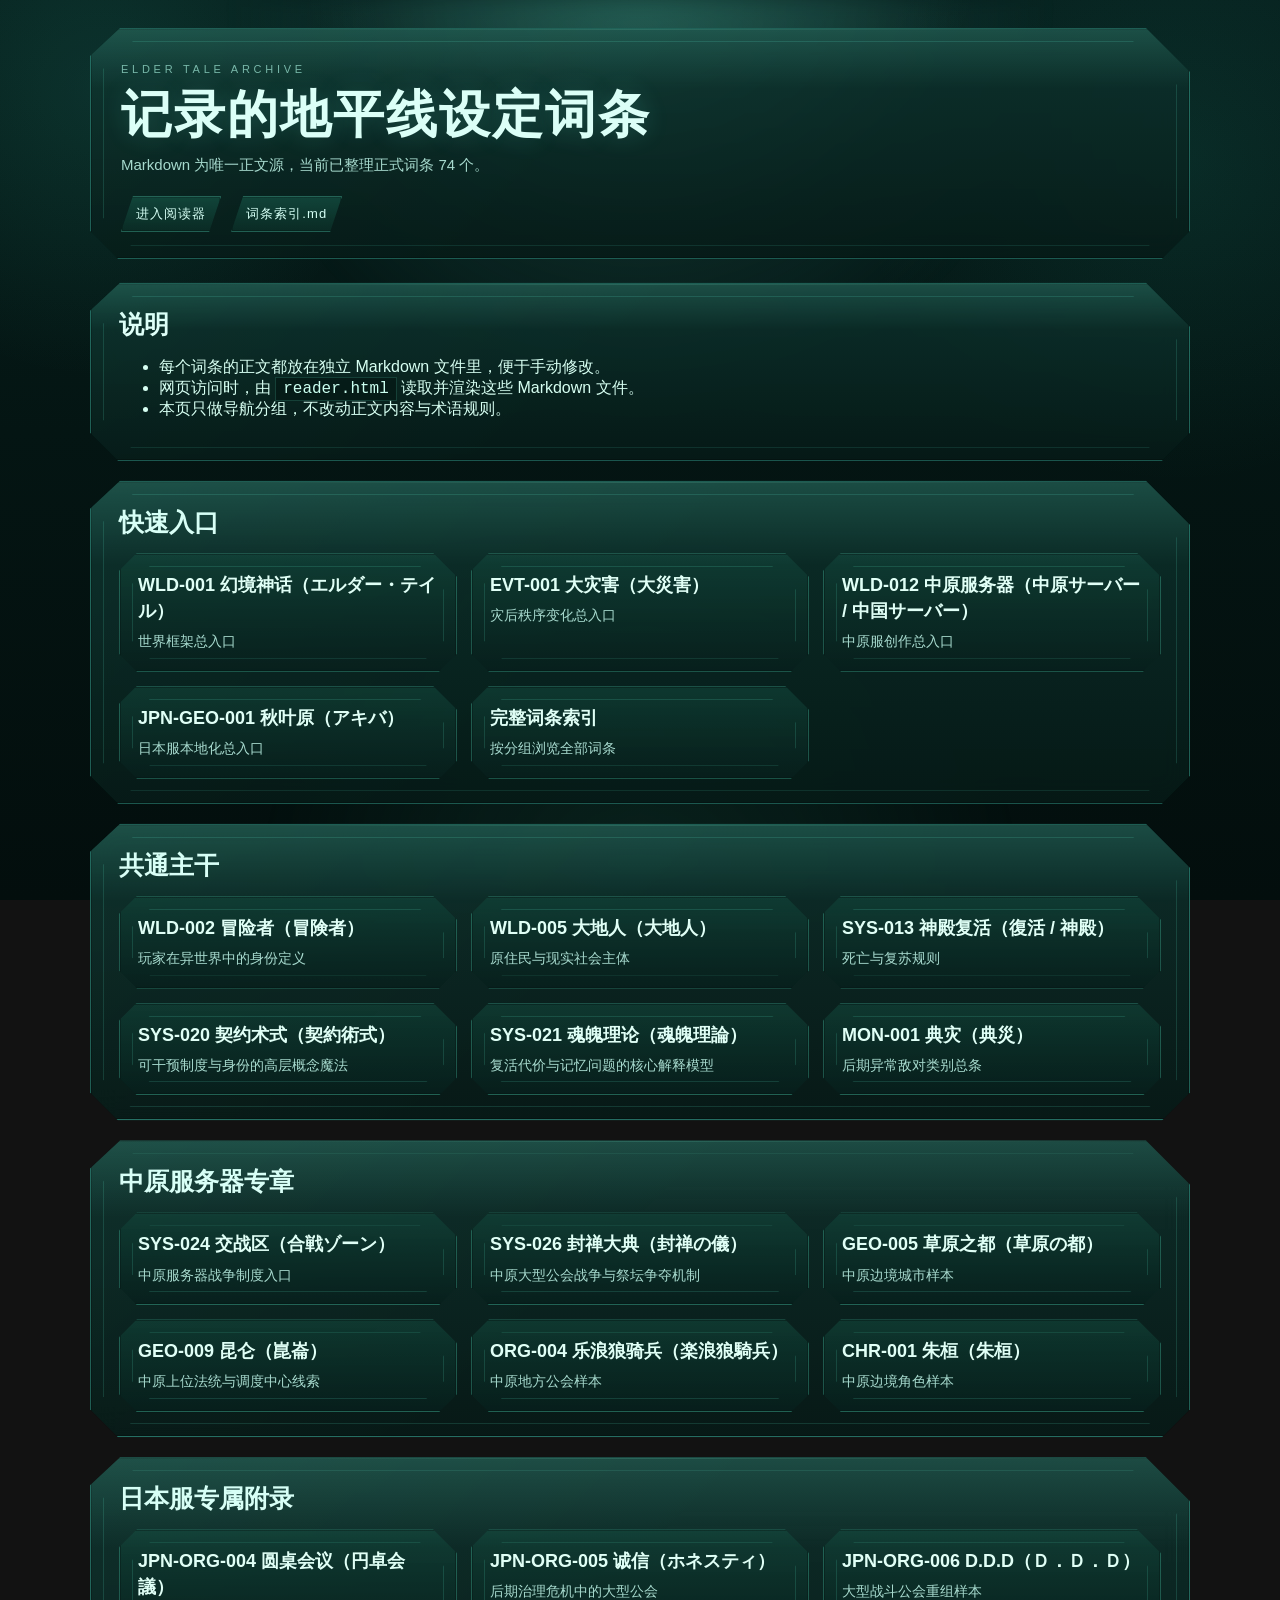
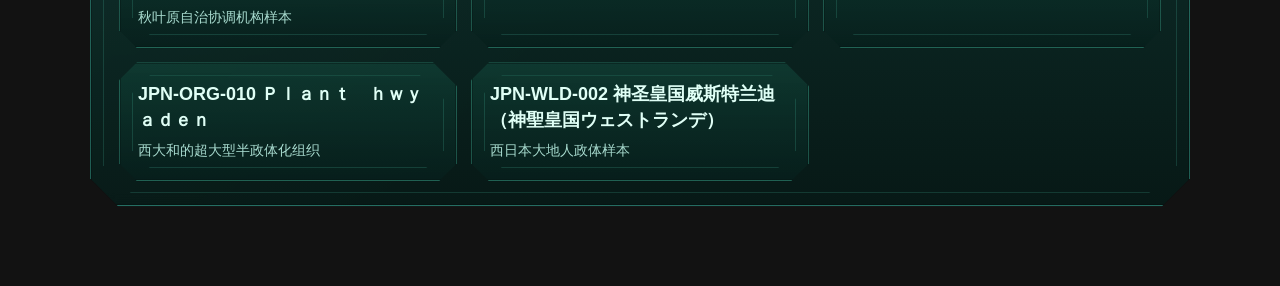
<file: docs/index.html>
<!DOCTYPE html>
<html lang="zh-CN">
<head>
  <meta charset="utf-8">
  <meta name="viewport" content="width=device-width, initial-scale=1">
  <title>记录的地平线设定词条</title>
  <link rel="stylesheet" href="styles.css">
</head>
<body class="site-index">
  <div class="scene-glow" aria-hidden="true"></div>
  <main class="page shell">
    <header class="header hud-panel hero">
      <p class="eyebrow">ELDER TALE ARCHIVE</p>
      <h1 class="title">记录的地平线设定词条</h1>
      <p class="subtitle">Markdown 为唯一正文源，当前已整理正式词条 74 个。</p>
      <nav class="nav">
        <a href="reader.html?file=%E8%AF%8D%E6%9D%A1%E7%B4%A2%E5%BC%95.md">进入阅读器</a>
        <a href="词条索引.md">词条索引.md</a>
      </nav>
    </header>

    <section class="card">
      <h2>说明</h2>
      <ul>
        <li>每个词条的正文都放在独立 Markdown 文件里，便于手动修改。</li>
        <li>网页访问时，由 <code>reader.html</code> 读取并渲染这些 Markdown 文件。</li>
        <li>本页只做导航分组，不改动正文内容与术语规则。</li>
      </ul>
    </section>

    <section class="card">
      <h2>快速入口</h2>
      <div class="entry-list">
        <a class="entry-link" href="reader.html?file=WLD-001_%E5%B9%BB%E5%A2%83%E7%A5%9E%E8%AF%9D_%E3%82%A8%E3%83%AB%E3%82%BF%E3%82%99%E3%83%BC%E3%83%BB%E3%83%86%E3%82%A4%E3%83%AB.md">
          <strong>WLD-001 幻境神话（エルダー・テイル）</strong>
          <span>世界框架总入口</span>
        </a>
        <a class="entry-link" href="reader.html?file=EVT-001_%E5%A4%A7%E7%81%BE%E5%AE%B3_%E5%A4%A7%E7%81%BD%E5%AE%B3.md">
          <strong>EVT-001 大灾害（大災害）</strong>
          <span>灾后秩序变化总入口</span>
        </a>
        <a class="entry-link" href="reader.html?file=WLD-012_%E4%B8%AD%E5%8E%9F%E6%9C%8D%E5%8A%A1%E5%99%A8_%E4%B8%AD%E5%8E%9F%E3%82%B5%E3%83%BC%E3%83%8F%E3%82%99%E3%83%BC_%E4%B8%AD%E5%9B%BD%E3%82%B5%E3%83%BC%E3%83%8F%E3%82%99%E3%83%BC.md">
          <strong>WLD-012 中原服务器（中原サーバー / 中国サーバー）</strong>
          <span>中原服创作总入口</span>
        </a>
        <a class="entry-link" href="reader.html?file=JPN-GEO-001_%E7%A7%8B%E5%8F%B6%E5%8E%9F_%E3%82%A2%E3%82%AD%E3%83%8F%E3%82%99.md">
          <strong>JPN-GEO-001 秋叶原（アキバ）</strong>
          <span>日本服本地化总入口</span>
        </a>
        <a class="entry-link" href="reader.html?file=%E8%AF%8D%E6%9D%A1%E7%B4%A2%E5%BC%95.md">
          <strong>完整词条索引</strong>
          <span>按分组浏览全部词条</span>
        </a>
      </div>
    </section>

    <section class="card">
      <h2>共通主干</h2>
      <div class="entry-list">
        <a class="entry-link" href="reader.html?file=WLD-002_%E5%86%92%E9%99%A9%E8%80%85_%E5%86%92%E9%99%BA%E8%80%85.md">
          <strong>WLD-002 冒险者（冒険者）</strong>
          <span>玩家在异世界中的身份定义</span>
        </a>
        <a class="entry-link" href="reader.html?file=WLD-005_%E5%A4%A7%E5%9C%B0%E4%BA%BA_%E5%A4%A7%E5%9C%B0%E4%BA%BA.md">
          <strong>WLD-005 大地人（大地人）</strong>
          <span>原住民与现实社会主体</span>
        </a>
        <a class="entry-link" href="reader.html?file=SYS-013_%E7%A5%9E%E6%AE%BF%E5%A4%8D%E6%B4%BB_%E5%BE%A9%E6%B4%BB_%E7%A5%9E%E6%AE%BF.md">
          <strong>SYS-013 神殿复活（復活 / 神殿）</strong>
          <span>死亡与复苏规则</span>
        </a>
        <a class="entry-link" href="reader.html?file=SYS-020_%E5%A5%91%E7%BA%A6%E6%9C%AF%E5%BC%8F_%E5%A5%91%E7%B4%84%E8%A1%93%E5%BC%8F.md">
          <strong>SYS-020 契约术式（契約術式）</strong>
          <span>可干预制度与身份的高层概念魔法</span>
        </a>
        <a class="entry-link" href="reader.html?file=SYS-021_%E9%AD%82%E9%AD%84%E7%90%86%E8%AE%BA_%E9%AD%82%E9%AD%84%E7%90%86%E8%AB%96.md">
          <strong>SYS-021 魂魄理论（魂魄理論）</strong>
          <span>复活代价与记忆问题的核心解释模型</span>
        </a>
        <a class="entry-link" href="reader.html?file=MON-001_%E5%85%B8%E7%81%BE_%E5%85%B8%E7%81%BD.md">
          <strong>MON-001 典灾（典災）</strong>
          <span>后期异常敌对类别总条</span>
        </a>
      </div>
    </section>

    <section class="card">
      <h2>中原服务器专章</h2>
      <div class="entry-list">
        <a class="entry-link" href="reader.html?file=SYS-024_%E4%BA%A4%E6%88%98%E5%8C%BA_%E5%90%88%E6%88%A6%E3%82%BE%E3%83%BC%E3%83%B3.md">
          <strong>SYS-024 交战区（合戦ゾーン）</strong>
          <span>中原服务器战争制度入口</span>
        </a>
        <a class="entry-link" href="reader.html?file=SYS-026_%E5%B0%81%E7%A6%85%E5%A4%A7%E5%85%B8_%E5%B0%81%E7%A6%85%E3%81%AE%E5%84%80.md">
          <strong>SYS-026 封禅大典（封禅の儀）</strong>
          <span>中原大型公会战争与祭坛争夺机制</span>
        </a>
        <a class="entry-link" href="reader.html?file=GEO-005_%E8%8D%89%E5%8E%9F%E4%B9%8B%E9%83%BD_%E8%8D%89%E5%8E%9F%E3%81%AE%E9%83%BD.md">
          <strong>GEO-005 草原之都（草原の都）</strong>
          <span>中原边境城市样本</span>
        </a>
        <a class="entry-link" href="reader.html?file=GEO-009_%E6%98%86%E4%BB%91_%E5%B4%91%E5%B4%99.md">
          <strong>GEO-009 昆仑（崑崙）</strong>
          <span>中原上位法统与调度中心线索</span>
        </a>
        <a class="entry-link" href="reader.html?file=ORG-004_%E4%B9%90%E6%B5%AA%E7%8B%BC%E9%AA%91%E5%85%B5_%E6%A5%BD%E6%B5%AA%E7%8B%BC%E9%A8%8E%E5%85%B5.md">
          <strong>ORG-004 乐浪狼骑兵（楽浪狼騎兵）</strong>
          <span>中原地方公会样本</span>
        </a>
        <a class="entry-link" href="reader.html?file=CHR-001_%E6%9C%B1%E6%A1%93_%E6%9C%B1%E6%A1%93.md">
          <strong>CHR-001 朱桓（朱桓）</strong>
          <span>中原边境角色样本</span>
        </a>
      </div>
    </section>

    <section class="card">
      <h2>日本服专属附录</h2>
      <div class="entry-list">
        <a class="entry-link" href="reader.html?file=JPN-ORG-004_%E5%9C%86%E6%A1%8C%E4%BC%9A%E8%AE%AE_%E5%86%86%E5%8D%93%E4%BC%9A%E8%AD%B0.md">
          <strong>JPN-ORG-004 圆桌会议（円卓会議）</strong>
          <span>秋叶原自治协调机构样本</span>
        </a>
        <a class="entry-link" href="reader.html?file=JPN-ORG-005_%E8%AF%9A%E4%BF%A1_%E3%83%9B%E3%83%8D%E3%82%B9%E3%83%86%E3%82%A3.md">
          <strong>JPN-ORG-005 诚信（ホネスティ）</strong>
          <span>后期治理危机中的大型公会</span>
        </a>
        <a class="entry-link" href="reader.html?file=JPN-ORG-006_DDD_%EF%BC%A4%EF%BC%8E%EF%BC%A4%EF%BC%8E%EF%BC%A4.md">
          <strong>JPN-ORG-006 D.D.D（Ｄ．Ｄ．Ｄ）</strong>
          <span>大型战斗公会重组样本</span>
        </a>
        <a class="entry-link" href="reader.html?file=JPN-ORG-010_Plant_hwyaden.md">
          <strong>JPN-ORG-010 Ｐｌａｎｔ　ｈｗｙａｄｅｎ</strong>
          <span>西大和的超大型半政体化组织</span>
        </a>
        <a class="entry-link" href="reader.html?file=JPN-WLD-002_%E7%A5%9E%E5%9C%A3%E7%9A%87%E5%9B%BD%E5%A8%81%E6%96%AF%E7%89%B9%E5%85%B0%E8%BF%AA_%E7%A5%9E%E8%81%96%E7%9A%87%E5%9B%BD%E3%82%A6%E3%82%A7%E3%82%B9%E3%83%88%E3%83%A9%E3%83%B3%E3%83%86%E3%82%99.md">
          <strong>JPN-WLD-002 神圣皇国威斯特兰迪（神聖皇国ウェストランデ）</strong>
          <span>西日本大地人政体样本</span>
        </a>
      </div>
    </section>

  </main>
</body>
</html>
</file>
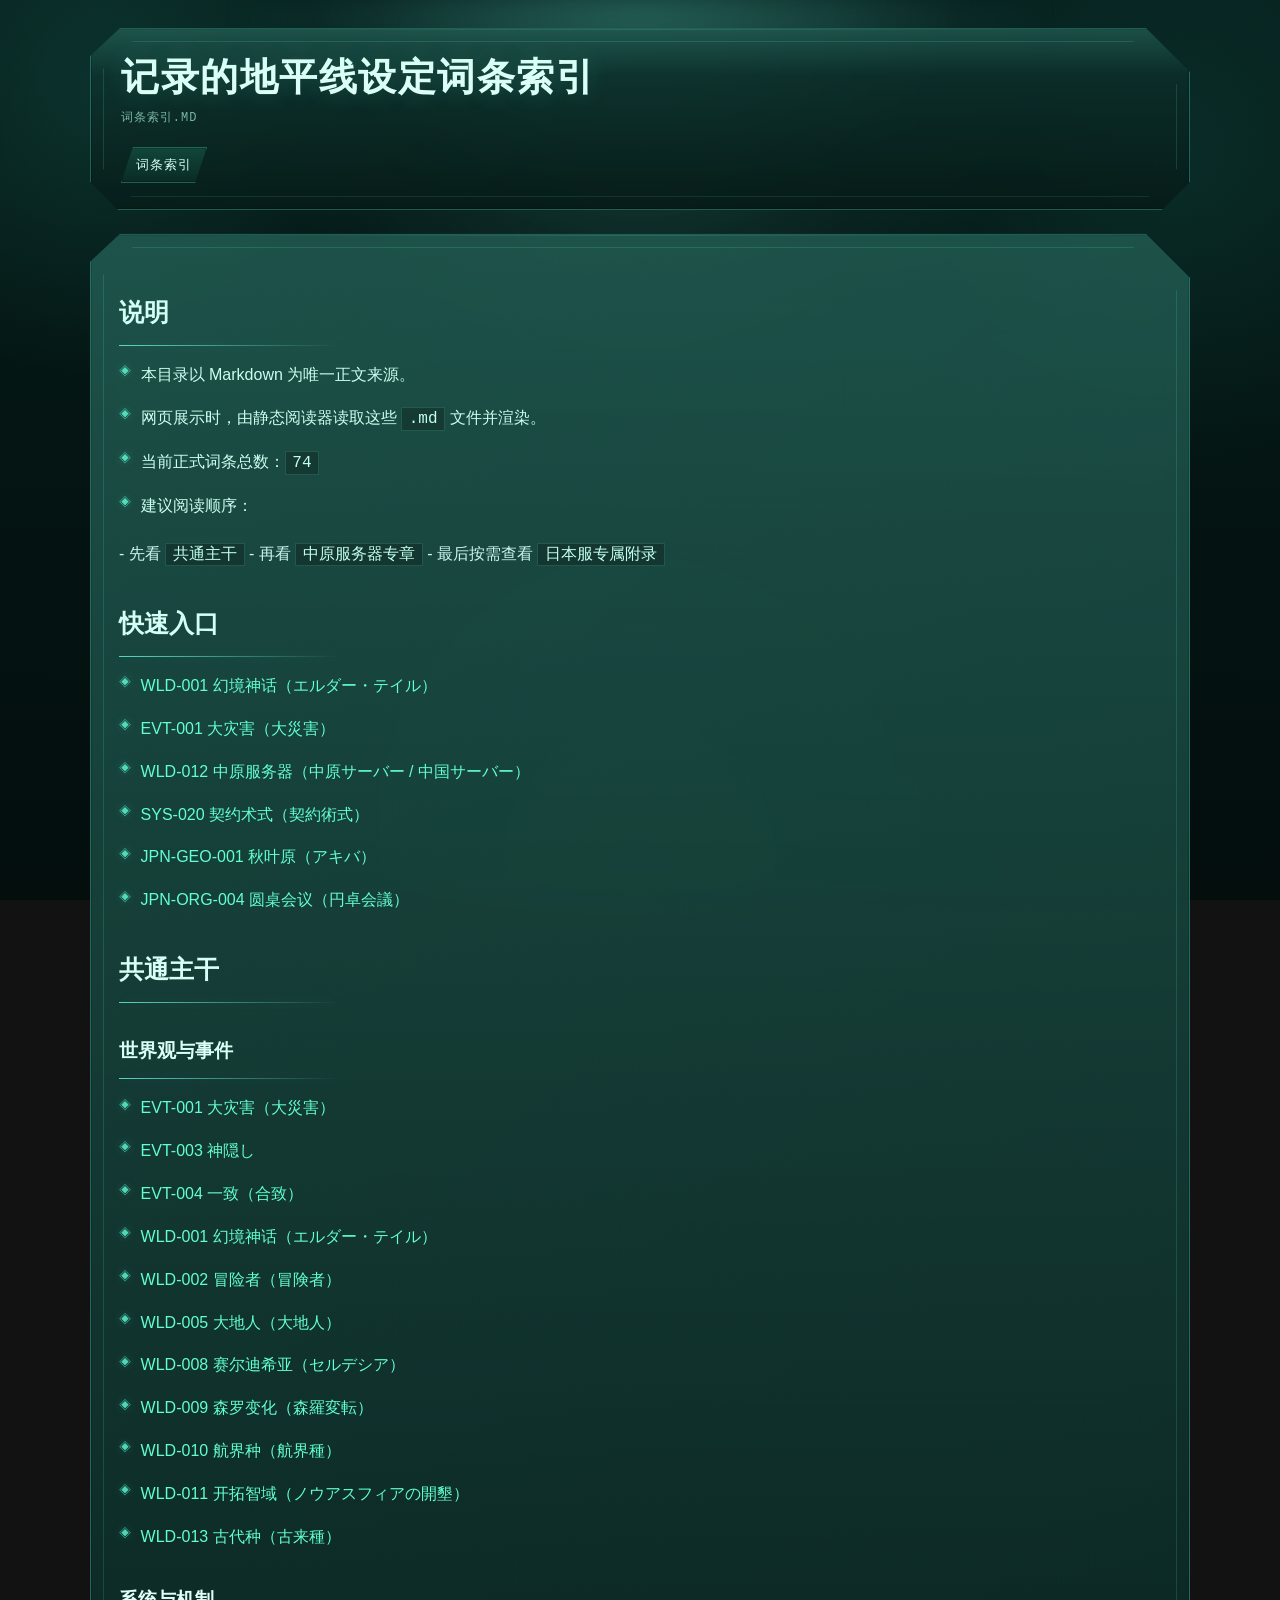
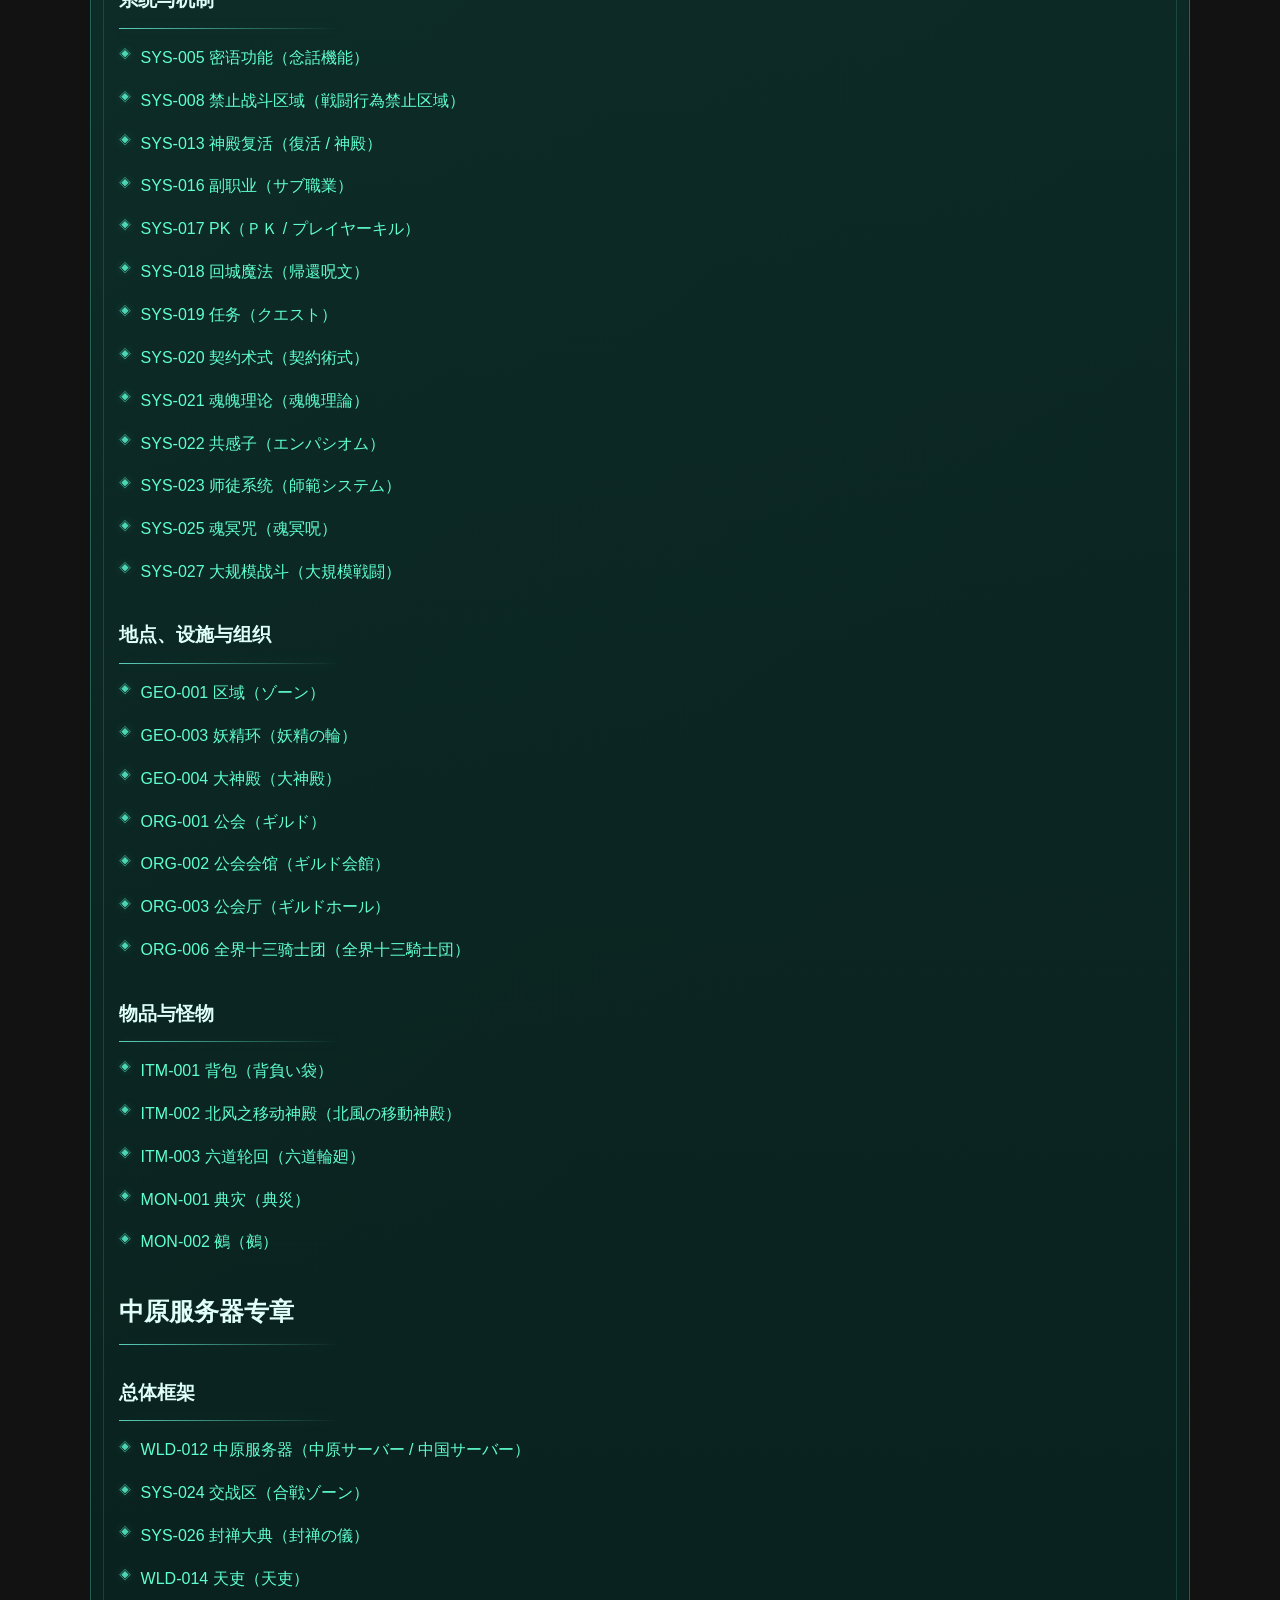
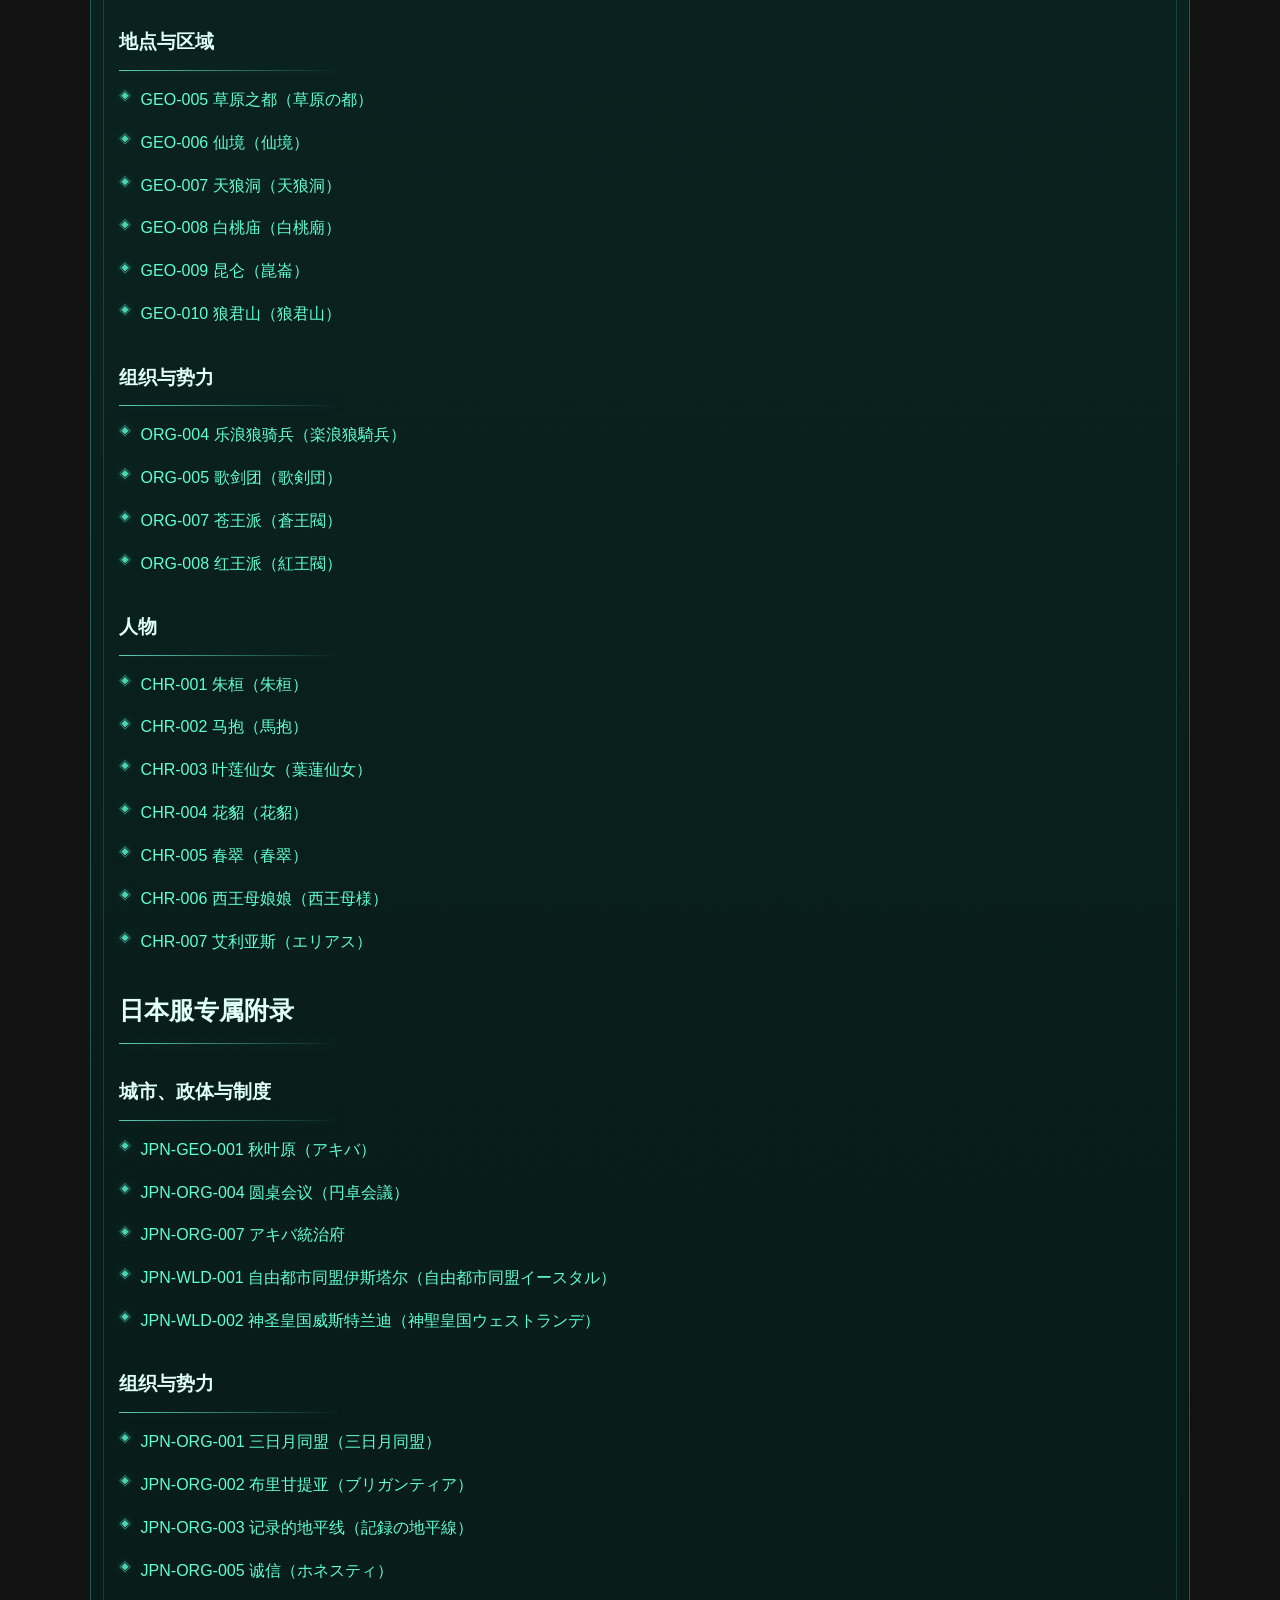
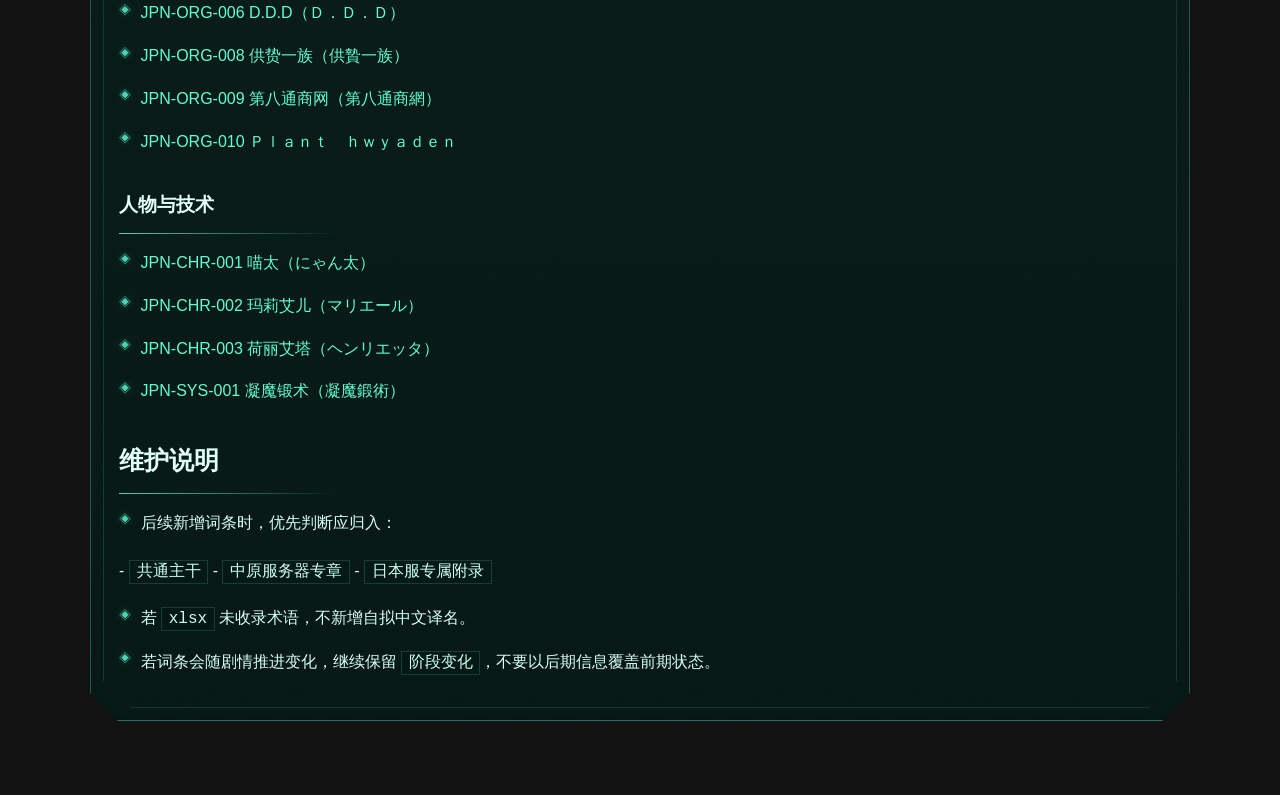
<file: docs/reader.html>
<!DOCTYPE html>
<html lang="zh-CN">
<head>
  <meta charset="utf-8">
  <meta name="viewport" content="width=device-width, initial-scale=1">
  <title>设定词条</title>
  <link rel="stylesheet" href="styles.css">
</head>
<body class="site-reader">
  <div class="scene-glow" aria-hidden="true"></div>
  <main class="page shell">
    <header class="header hud-panel reader-header">
      <h1 id="page-title" class="title">设定词条</h1>
      <p id="page-subtitle" class="subtitle">Markdown 阅读器</p>
      <nav class="nav">
        <a href="reader.html?file=%E8%AF%8D%E6%9D%A1%E7%B4%A2%E5%BC%95.md">词条索引</a>
      </nav>
    </header>

    <article id="content" class="card markdown-body"></article>
  </main>
  <script src="app.js"></script>
</body>
</html>
</file>
<file: docs/styles.css>
:root {
  --bg: #031312;
  --bg-deep: #020a0a;
  --panel: rgba(8, 36, 31, 0.78);
  --panel-solid: rgba(7, 26, 24, 0.92);
  --panel-soft: rgba(11, 54, 46, 0.62);
  --ink: #d7fff2;
  --ink-soft: #a7dace;
  --muted: #79b5a7;
  --line: rgba(88, 248, 220, 0.3);
  --line-strong: rgba(99, 255, 213, 0.55);
  --accent: #60ffd0;
  --accent-soft: rgba(21, 112, 90, 0.34);
  --glow: rgba(117, 255, 237, 0.28);
  --shadow: rgba(0, 0, 0, 0.42);
}

*,
*::before,
*::after {
  box-sizing: border-box;
}

html {
  color-scheme: dark;
}

body {
  margin: 0;
  min-height: 100vh;
  font-family: "PingFang SC", "Hiragino Sans GB", "Noto Sans CJK SC", sans-serif;
  color: var(--ink);
  background:
    radial-gradient(circle at 50% -12%, rgba(106, 255, 223, 0.2), transparent 22rem),
    radial-gradient(circle at 8% 10%, rgba(56, 211, 178, 0.12), transparent 18rem),
    radial-gradient(circle at 92% 18%, rgba(31, 138, 119, 0.15), transparent 20rem),
    linear-gradient(180deg, #051918 0%, #03100f 48%, #020909 100%);
  background-attachment: fixed;
}

body::before {
  content: "";
  position: fixed;
  inset: 0;
  pointer-events: none;
  background:
    linear-gradient(rgba(94, 255, 214, 0.05), rgba(94, 255, 214, 0.05)) top/100% 1px,
    linear-gradient(90deg, rgba(94, 255, 214, 0.05), rgba(94, 255, 214, 0.05)) left/1px 100%;
  background-size: 100% 46px, 46px 100%;
  opacity: 0.25;
}

.scene-glow {
  position: fixed;
  inset: 0;
  pointer-events: none;
  background:
    radial-gradient(circle at top center, rgba(111, 255, 228, 0.16), transparent 26rem),
    radial-gradient(circle at bottom center, rgba(57, 181, 145, 0.12), transparent 24rem);
  filter: blur(10px);
}

a {
  color: var(--accent);
  text-decoration: none;
  transition: color 180ms ease, text-shadow 180ms ease, transform 180ms ease;
}

a:hover {
  color: #cffff2;
  text-shadow: 0 0 16px rgba(115, 255, 235, 0.32);
}

.shell {
  position: relative;
}

.page {
  width: min(1100px, calc(100% - 32px));
  margin: 0 auto;
  padding: 28px 0 80px;
}

.header,
.card,
.entry-link,
.meta-item,
.nav a,
pre {
  position: relative;
  isolation: isolate;
}

.header,
.card {
  overflow: hidden;
  background:
    linear-gradient(180deg, rgba(14, 53, 48, 0.82), rgba(6, 26, 23, 0.88)),
    linear-gradient(135deg, rgba(103, 255, 214, 0.14), transparent 48%);
  border: 1px solid var(--line);
  backdrop-filter: blur(14px);
  box-shadow:
    0 0 0 1px rgba(0, 0, 0, 0.22) inset,
    0 0 0 1px rgba(118, 255, 231, 0.08),
    0 18px 46px var(--shadow),
    0 0 34px rgba(69, 255, 210, 0.14);
  clip-path: polygon(30px 0, calc(100% - 44px) 0, 100% 44px, 100% calc(100% - 28px), calc(100% - 28px) 100%, 28px 100%, 0 calc(100% - 28px), 0 28px);
}

.header::before,
.card::before,
.entry-link::before {
  content: "";
  position: absolute;
  inset: 12px;
  border: 1px solid rgba(103, 255, 217, 0.14);
  clip-path: inherit;
  pointer-events: none;
}

.header::after,
.card::after {
  content: "";
  position: absolute;
  inset: 0;
  background:
    linear-gradient(90deg, transparent, rgba(120, 255, 224, 0.18), transparent) top/100% 1px no-repeat,
    linear-gradient(180deg, rgba(119, 255, 223, 0.14), transparent 26%) top/100% 100% no-repeat;
  pointer-events: none;
}

.header {
  margin-bottom: 24px;
  padding: 28px 30px 26px;
}

.hero {
  padding-top: 34px;
}

.eyebrow {
  margin: 0 0 12px;
  letter-spacing: 0.34em;
  font-size: 11px;
  color: var(--muted);
}

.title {
  margin: 0;
  font-family: "Hiragino Mincho ProN", "Songti SC", "Noto Serif CJK SC", serif;
  font-size: clamp(2rem, 4vw, 3.6rem);
  line-height: 1.08;
  letter-spacing: 0.04em;
  color: #dbfff7;
  text-shadow: 0 0 24px rgba(104, 255, 228, 0.18);
}

.reader-header .title {
  font-size: clamp(1.9rem, 3vw, 3rem);
}

.subtitle {
  margin: 10px 0 0;
  max-width: 48rem;
  color: var(--ink-soft);
  font-size: 15px;
  line-height: 1.7;
}

.reader-header .subtitle {
  font-family: ui-monospace, "SFMono-Regular", Menlo, monospace;
  font-size: 12px;
  letter-spacing: 0.08em;
  text-transform: uppercase;
  color: var(--muted);
}

.nav {
  display: flex;
  flex-wrap: wrap;
  gap: 10px;
  margin-top: 18px;
}

.nav a,
.tag {
  display: inline-flex;
  align-items: center;
  min-height: 36px;
  padding: 8px 14px;
  clip-path: polygon(12px 0, 100% 0, calc(100% - 12px) 100%, 0 100%);
  border: 1px solid rgba(113, 255, 223, 0.26);
  background:
    linear-gradient(180deg, rgba(24, 95, 79, 0.56), rgba(10, 45, 38, 0.9));
  box-shadow:
    0 0 0 1px rgba(0, 0, 0, 0.18) inset,
    0 0 18px rgba(81, 255, 219, 0.08);
  color: #d5fff5;
  font-size: 13px;
  letter-spacing: 0.08em;
}

.card {
  margin-top: 20px;
  padding: 24px 28px;
}

.card h2,
.card h3 {
  margin: 0 0 14px;
  font-family: "Hiragino Mincho ProN", "Songti SC", "Noto Serif CJK SC", serif;
  color: #dffff8;
}

.card h2 {
  font-size: 1.55rem;
}

.card h3 {
  font-size: 1.2rem;
}

.card p,
.card li {
  color: var(--ink);
}

.markdown-body {
  line-height: 1.9;
}

.site-reader .markdown-body > h1:first-child {
  display: none;
}

.markdown-body h2,
.markdown-body h3 {
  position: relative;
  padding: 0 0 10px;
  margin-top: 30px;
}

.markdown-body h2::after,
.markdown-body h3::after {
  content: "";
  position: absolute;
  left: 0;
  bottom: 0;
  width: min(220px, 62%);
  height: 1px;
  background: linear-gradient(90deg, rgba(111, 255, 228, 0.78), transparent);
  box-shadow: 0 0 14px rgba(111, 255, 228, 0.2);
}

.markdown-body p {
  margin: 0 0 1em;
  color: #d5f7ef;
}

.markdown-body ul {
  margin: 0 0 1.1em;
  padding: 0;
  list-style: none;
}

.markdown-body li {
  position: relative;
  margin: 0 0 0.78em;
  padding-left: 1.35rem;
}

.markdown-body li::before {
  content: "◈";
  position: absolute;
  left: 0;
  top: 0.08rem;
  color: rgba(93, 255, 214, 0.8);
  font-size: 0.72rem;
  text-shadow: 0 0 10px rgba(87, 255, 221, 0.22);
}

.meta {
  display: grid;
  grid-template-columns: repeat(auto-fit, minmax(180px, 1fr));
  gap: 12px;
  margin: 0 0 24px;
}

.meta-item {
  padding: 14px 14px 15px;
  background:
    linear-gradient(180deg, rgba(18, 72, 60, 0.64), rgba(8, 35, 30, 0.78));
  border: 1px solid rgba(103, 255, 217, 0.24);
  clip-path: polygon(14px 0, calc(100% - 14px) 0, 100% 14px, 100% calc(100% - 14px), calc(100% - 14px) 100%, 14px 100%, 0 calc(100% - 14px), 0 14px);
}

.meta-label {
  display: block;
  margin-bottom: 6px;
  color: var(--muted);
  font-size: 11px;
  letter-spacing: 0.12em;
  text-transform: uppercase;
}

.meta-value {
  display: block;
  color: #e0fff7;
  font-size: 15px;
}

.entry-list {
  display: grid;
  grid-template-columns: repeat(auto-fit, minmax(280px, 1fr));
  gap: 14px;
}

.entry-link {
  display: block;
  min-height: 100%;
  padding: 18px 18px 17px;
  background:
    linear-gradient(180deg, rgba(18, 72, 60, 0.58), rgba(7, 31, 28, 0.84));
  border: 1px solid rgba(100, 255, 217, 0.22);
  clip-path: polygon(18px 0, calc(100% - 24px) 0, 100% 24px, 100% calc(100% - 18px), calc(100% - 18px) 100%, 18px 100%, 0 calc(100% - 18px), 0 18px);
  box-shadow:
    0 0 0 1px rgba(7, 20, 19, 0.4) inset,
    0 12px 28px rgba(0, 0, 0, 0.22);
  transition: transform 180ms ease, border-color 180ms ease, box-shadow 180ms ease, background 180ms ease;
}

.entry-link:hover {
  transform: translateY(-2px);
  border-color: rgba(122, 255, 232, 0.46);
  box-shadow:
    0 0 0 1px rgba(7, 20, 19, 0.4) inset,
    0 16px 34px rgba(0, 0, 0, 0.28),
    0 0 24px rgba(90, 255, 214, 0.14);
  text-decoration: none;
}

.entry-link strong {
  display: block;
  margin-bottom: 6px;
  font-size: 18px;
  line-height: 1.45;
  color: #e0fff6;
}

.entry-link span {
  color: var(--ink-soft);
  font-size: 14px;
  line-height: 1.7;
}

code {
  font-family: ui-monospace, "SFMono-Regular", Menlo, monospace;
  color: #cbfff0;
}

p code,
li code,
.note code {
  padding: 0.12em 0.42em;
  border: 1px solid rgba(104, 255, 223, 0.16);
  background: rgba(5, 25, 22, 0.72);
}

pre {
  margin: 12px 0 0;
  padding: 16px 18px;
  overflow-x: auto;
  border: 1px solid rgba(104, 255, 223, 0.2);
  background:
    linear-gradient(180deg, rgba(4, 19, 17, 0.96), rgba(4, 14, 13, 0.98));
  box-shadow:
    0 0 0 1px rgba(104, 255, 223, 0.08) inset,
    0 0 22px rgba(83, 255, 219, 0.08);
  clip-path: polygon(18px 0, calc(100% - 18px) 0, 100% 18px, 100% calc(100% - 18px), calc(100% - 18px) 100%, 18px 100%, 0 calc(100% - 18px), 0 18px);
}

pre code {
  display: block;
  color: #d3fff5;
  line-height: 1.7;
}

.note {
  color: var(--ink-soft);
  font-size: 14px;
  line-height: 1.8;
}

@media (max-width: 760px) {
  .page {
    width: min(100% - 20px, 1100px);
    padding-top: 18px;
  }

  .header,
  .card {
    padding: 20px 18px;
    clip-path: polygon(20px 0, calc(100% - 24px) 0, 100% 24px, 100% calc(100% - 20px), calc(100% - 20px) 100%, 20px 100%, 0 calc(100% - 20px), 0 20px);
  }

  .header::before,
  .card::before {
    inset: 9px;
  }

  .entry-list {
    grid-template-columns: 1fr;
  }

  .title {
    font-size: clamp(1.9rem, 9vw, 2.5rem);
  }

  .nav a,
  .tag {
    min-height: 34px;
    padding-inline: 12px;
  }
}
</file>
